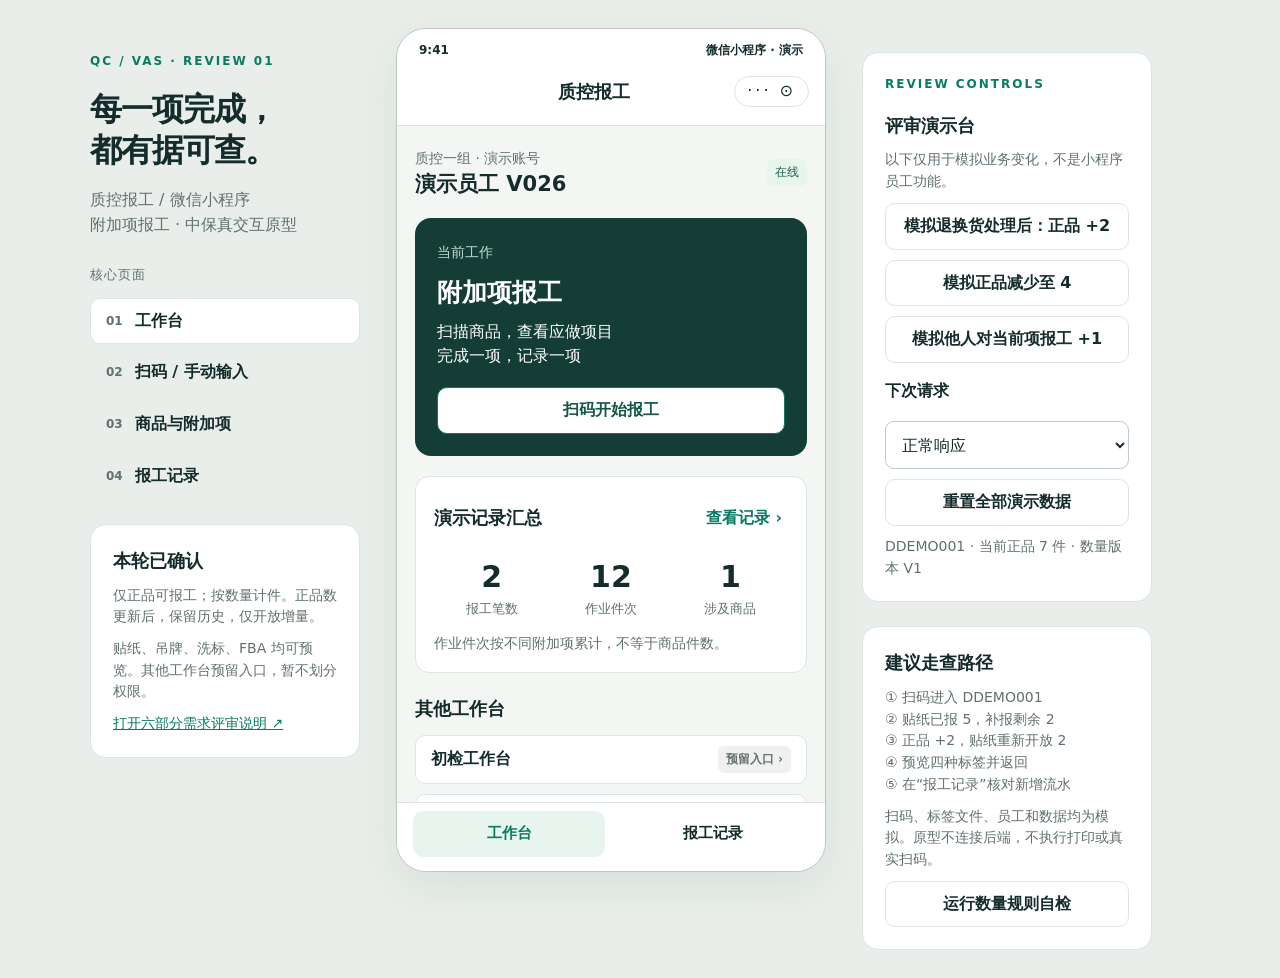
<file: 小程序/index.html>
﻿<!doctype html>
<html lang="zh-CN">
<head>
<meta charset="utf-8"><meta name="viewport" content="width=device-width,initial-scale=1,viewport-fit=cover">
<title>质控报工 · 附加项报工原型</title>
<style>
:root{--ink:#142c2b;--muted:#60706e;--green:#087b62;--pale:#e8f5ef;--line:#dce5e1;--bg:#f4f6f3;--red:#b33232;--amber:#855515}*{box-sizing:border-box}body{margin:0;background:#e9eeea;color:var(--ink);font:16px/1.55 system-ui,"Microsoft YaHei",sans-serif}button,input,select,textarea{font:inherit}button,a,input,select,textarea{touch-action:manipulation}button{cursor:pointer;border:1px solid var(--line);background:#fff;color:var(--ink);border-radius:10px;min-height:46px;padding:10px 15px;font-weight:600}button:hover{border-color:var(--green)}button:disabled{cursor:not-allowed;background:#e9eeeb;color:#75817c;border-color:#e0e6e2}button:focus-visible,a:focus-visible{outline:3px solid #268bce;outline-offset:3px}a{color:var(--green)}h1,h2,h3,p{margin:0}h1{font-size:32px;line-height:1.3;letter-spacing:-1px}h2{font-size:21px;line-height:1.4}h3{font-size:18px}small,.muted{color:var(--muted);font-size:14px}main{display:grid;grid-template-columns:270px 430px 290px;gap:36px;max-width:1100px;margin:28px auto;align-items:start}.sidebar{padding-top:24px}.eyebrow{font-size:12px;font-weight:750;letter-spacing:2px;color:var(--green);margin-bottom:18px}.intro{color:var(--muted);margin:16px 0 28px}.sideTitle{font-size:13px;letter-spacing:1px;margin:26px 0 12px;color:var(--muted)}.pageLink{display:flex;align-items:center;gap:12px;width:100%;text-align:left;background:transparent;border-color:transparent;margin:5px 0}.pageLink span{font-size:12px;color:var(--muted)}.pageLink.active{background:white;border-color:var(--line)}.notes{background:#fff;border:1px solid var(--line);padding:22px;border-radius:16px;margin-top:24px}.notes p{font-size:14px;color:var(--muted);margin-top:10px}.notes button,.notes select{width:100%;margin-top:10px}.phone{height:min(880px,calc(100dvh - 56px));min-height:650px;background:var(--bg);border:1px solid #b9c8bf;border-radius:30px;box-shadow:0 16px 45px #223d2c13;display:flex;flex-direction:column;overflow:hidden;position:relative}.statusbar{padding:12px 22px 4px;background:white;display:flex;justify-content:space-between;font-size:12px;font-weight:650}.topbar{display:flex;align-items:center;justify-content:space-between;background:white;padding:8px 16px 13px;border-bottom:1px solid var(--line);gap:8px}.topbar h2{font-size:18px}.back{border:0;padding:0;min-width:40px;min-height:40px;font-size:22px}.capsule{border:1px solid var(--line);padding:2px 12px;border-radius:20px;letter-spacing:3px;font-size:16px}.scroll{overflow:auto;flex:1;min-height:0;padding:20px 18px 28px;scroll-behavior:smooth}.card{background:#fff;border:1px solid var(--line);border-radius:14px;padding:18px;margin-bottom:14px}.hero{background:#143e35;color:white;padding:22px;border-radius:16px;margin-bottom:20px}.hero .muted{color:#c4ddd3}.hero h2{font-size:25px;margin:10px 0}.primary{background:var(--green);border-color:var(--green);color:white}.hero .primary{background:#fff;color:#145841;margin-top:18px;width:100%}.row{display:flex;align-items:center;justify-content:space-between;gap:10px}.stack{display:grid;gap:10px}.grid{display:grid;grid-template-columns:1fr 1fr;gap:10px}.stats{display:grid;grid-template-columns:repeat(3,1fr);text-align:center;margin:16px 0 4px;gap:4px}.stats strong{display:block;font-size:30px;line-height:1.3}.stats span{font-size:13px;color:var(--muted)}.badge{display:inline-block;font-size:12px;padding:4px 8px;border-radius:6px;background:var(--pale);color:#176345;white-space:nowrap}.badge.warn{color:var(--amber);background:#fff0d7}.badge.gray{background:#eef1ef;color:#66716d}.badge.error{background:#fde8e8;color:var(--red)}.notice{font-size:14px;background:#fff0d7;color:#754c16;border-radius:9px;padding:12px;margin:12px 0;white-space:pre-line}.notice.good{background:var(--pale);color:#175b45}.notice.error{background:#fdeaea;color:var(--red)}.section{margin:22px 0 12px}.task{padding:16px}.task h3{font-size:20px}.task .stats{margin:12px 0}.task .stats strong{font-size:28px}.task .actions{border-top:1px solid #edf0ed;padding-top:12px;margin-top:12px;display:flex;gap:8px}.task .actions button{flex:1}.progress{height:5px;border-radius:4px;background:#edf1ee;overflow:hidden;margin:12px 0}.progress i{display:block;height:100%;background:var(--green)}.footer{padding:12px 18px max(16px,env(safe-area-inset-bottom));background:#fff;border-top:1px solid var(--line);display:flex;gap:10px}.footer button{flex:1;min-height:56px}.tabbar{display:flex;background:white;border-top:1px solid var(--line);padding:8px 16px 14px;gap:12px}.tabbar button{flex:1;border:0;background:transparent;font-size:15px}.tabbar button.active{color:var(--green);background:var(--pale)}label{display:block;margin:16px 0 7px;font-weight:650}input,select,textarea{width:100%;border:1px solid #bccbc3;background:#fff;color:var(--ink);border-radius:9px;padding:12px;min-height:48px}input:focus,textarea:focus,select:focus{outline:2px solid var(--green);outline-offset:1px}.stepper{display:flex;gap:10px;align-items:center}.stepper button{min-width:50px;font-size:24px}.stepper input{text-align:center;font-size:30px;min-width:0;height:64px;font-weight:700}.full{width:100%}.check{display:flex;align-items:start;gap:10px;font-weight:400}.check input{width:22px;height:22px;min-height:22px;flex-shrink:0;margin-top:2px}.empty{text-align:center;padding:34px 10px}.empty h2{margin:12px 0}.empty p{color:var(--muted);margin:12px 0 22px}.bigStatus{font-size:40px;font-weight:700;color:var(--green);line-height:1.2}.record{border-bottom:1px solid var(--line);padding:16px 0}.record:last-child{border:0}.record p{font-size:14px;margin-top:6px;color:var(--muted)}.sample{background:white;border:1px solid #333;padding:20px;text-align:center;margin:20px 0;transform-origin:center;transition:transform .15s;color:#111}.sample h2{color:#111;font-size:26px}.sample p{margin-top:10px;color:#333}.previewArea{overflow:auto;padding:8px;background:#e5e9e5;border-radius:12px;min-height:290px;display:grid;align-items:center}.sample .code{padding:12px;border-top:1px solid #333;border-bottom:1px solid #333;margin:12px 0;font-family:monospace;overflow-wrap:anywhere}.previewLabel{font-size:12px;color:#666;margin:10px 0}.reserved{display:flex;align-items:center;justify-content:space-between;width:100%;margin-top:10px;text-align:left}.toast{position:absolute;bottom:92px;left:18px;right:18px;z-index:8;background:#183e35;color:white;padding:14px 18px;border-radius:12px;box-shadow:0 6px 24px #0002;white-space:pre-line}.overlay{position:absolute;inset:0;background:#102d2855;display:flex;align-items:flex-end;z-index:10}.sheet{background:white;width:100%;padding:24px 22px;border-radius:22px 22px 0 0;max-height:85%;overflow:auto}.sheet p{margin:12px 0;color:var(--muted)}.sheet button{margin-top:10px}.errorText{color:var(--red);font-size:14px;margin-top:12px;white-space:pre-line}.proof{width:100%;max-height:180px;object-fit:contain;border:1px solid var(--line);margin-top:10px;border-radius:8px}.testpanel{font-size:12px;white-space:pre-wrap}.linkButton{color:var(--green);border:0;background:transparent;padding:0 6px}.phoneOnly{display:none}
@media(max-width:1050px){main{grid-template-columns:230px 430px;max-width:700px;gap:24px}.right{grid-column:1/-1;display:grid;grid-template-columns:1fr 1fr;gap:20px}.right .notes{margin:0}.phone{height:850px}}@media(max-width:720px){body{background:var(--bg)}main{display:block;margin:0}.sidebar,.right{display:none}.phone{width:100%;height:100dvh;min-height:0;border:0;border-radius:0;box-shadow:none}.phoneOnly{display:block}.scroll{padding:18px 16px 24px}.statusbar{padding-top:max(9px,env(safe-area-inset-top))}}
</style>
</head>
<body>
<main>
<aside class="sidebar"><div class="eyebrow">QC / VAS · REVIEW 01</div><h1>每一项完成，<br>都有据可查。</h1><p class="intro">质控报工 / 微信小程序<br>附加项报工 · 中保真交互原型</p><div class="sideTitle">核心页面</div><div id="pageNav"></div><div class="notes"><h3>本轮已确认</h3><p>仅正品可报工；按数量计件。正品数更新后，保留历史，仅开放增量。</p><p>贴纸、吊牌、洗标、FBA 均可预览。其他工作台预留入口，暂不划分权限。</p><p><a href="需求评审说明.md" target="_blank">打开六部分需求评审说明 ↗</a></p></div></aside>
<section class="phone" aria-label="微信小程序交互原型"><div class="statusbar"><span>9:41</span><span>微信小程序 · 演示</span></div><header class="topbar"><button class="back" id="back" aria-label="返回">‹</button><h2 id="title">质控报工</h2><span class="capsule" aria-hidden="true">··· ⊙</span></header><div class="scroll" id="screen"></div><div id="bottom"></div><div id="layer"></div><div id="toast" role="status" aria-live="polite"></div></section>
<aside class="right"><div class="notes"><div class="eyebrow">REVIEW CONTROLS</div><h3>评审演示台</h3><p>以下仅用于模拟业务变化，不是小程序员工功能。</p><button id="increase">模拟退换货处理后：正品 +2</button><button id="decrease">模拟正品减少至 4</button><button id="concurrent">模拟他人对当前项报工 +1</button><label for="scenario">下次请求</label><select id="scenario"><option value="normal">正常响应</option><option value="network">提交失败（不写入）</option><option value="preview">预览加载失败</option><option value="missing">预览文件未生成</option></select><button id="reset">重置全部演示数据</button><p id="modelSummary"></p></div><div class="notes"><h3>建议走查路径</h3><p>① 扫码进入 DDEMO001<br>② 贴纸已报 5，补报剩余 2<br>③ 正品 +2，贴纸重新开放 2<br>④ 预览四种标签并返回<br>⑤ 在“报工记录”核对新增流水</p><p>扫码、标签文件、员工和数据均为模拟。原型不连接后端，不执行打印或真实扫码。</p><button id="tests">运行数量规则自检</button><div id="testResult" class="testpanel"></div></div></aside>
</main>
<script>
'use strict';
const $=s=>document.querySelector(s), esc=s=>String(s??'').replace(/[&<>"']/g,c=>({'&':'&amp;','<':'&lt;','>':'&gt;','"':'&quot;',"'":'&#39;'}[c]));
const KEY='qc-vas-prototype-v1';
const TYPES=['贴纸','吊牌','洗标','FBA','剪标','换包装','拍照'];
const PREVIEW=['贴纸','吊牌','洗标','FBA'];
function seed(){return {goods:[{id:'DDEMO001',name:'基础款圆领短袖',spec:'黑色 / L / 单件',order:'DEMO-260910-001',good:7,version:1,previous:7,tasks:TYPES.map((name,i)=>({name,done:[5,0,0,0,7,0,0][i]}))},{id:'DDEMO002',name:'棉质收纳袋',spec:'原色 / M / 单件',order:'DEMO-260910-002',good:5,version:1,previous:5,tasks:[]},{id:'DDEMO003',name:'基础款圆领短袖',spec:'白色 / M / 单件',order:'DEMO-260910-003',good:0,version:1,previous:0,tasks:[{name:'贴纸',done:0}]}],records:[{id:'DEMO-R002',goods:'DDEMO001',task:'剪标',qty:7,person:'演示员工 V026',time:'2026-09-10 09:15:00',good:7,version:1,proof:''},{id:'DEMO-R001',goods:'DDEMO001',task:'贴纸',qty:5,person:'演示员工 V026',time:'2026-09-10 09:10:00',good:7,version:1,proof:''}],events:[],seq:2};}
let db;try{db=JSON.parse(localStorage.getItem(KEY))}catch{}if(!db||!Array.isArray(db.goods)||!Array.isArray(db.records))db=seed();
let page='home',gid='DDEMO001',taskName='贴纸',draft=null,previewBack='goods',previewScroll=0,zoom=1,busy=false,dirty=false,requestMode='normal',filter='',lastRecord=null,previewState='normal',toastTimer,loadingTimer;
const good=()=>db.goods.find(g=>g.id===gid), task=()=>good().tasks.find(t=>t.name===taskName), remaining=(g,t)=>Math.max(0,g.good-t.done);
function save(){try{localStorage.setItem(KEY,JSON.stringify(db))}catch{toast('浏览器未允许本地保存，本次数据仅在当前页面保留。')}}
function toast(msg){clearTimeout(toastTimer);$('#toast').className='toast';$('#toast').textContent=msg;toastTimer=setTimeout(()=>{$('#toast').className='';$('#toast').textContent=''},3200)}
function modal(title,body,buttons){$('#layer').innerHTML=`<div class="overlay"><section class="sheet" role="dialog" aria-modal="true" aria-label="${esc(title)}"><h2>${esc(title)}</h2>${body}<div class="stack">${buttons.map((b,i)=>`<button class="${i===0?'primary':''}" data-modal="${i}">${esc(b.label)}</button>`).join('')}</div></section></div>`;buttons.forEach((b,i)=>$(`[data-modal="${i}"]`).onclick=()=>{$('#layer').innerHTML='';b.run?.()});$('#layer button')?.focus()}
function leave(fn){if(busy)return toast('正在提交，请稍候');if(dirty)modal('放弃本次填写？','<p>尚未提交的数量和凭证将被清除，已成功报工的记录会保留。</p>',[{label:'继续填写',run:()=>{}},{label:'放弃并离开',run:()=>{dirty=false;draft=null;fn()}}]);else fn()}
function go(p){leave(()=>{page=p;render();$('#screen').scrollTop=0})}
function qtyError(g,t,n,person,confirmed,proof){if(!g||!t)return '未找到已配置的附加项，请重新扫码。';if(g.tasks.some(x=>x.done>g.good))return '正品数量减少，累计报工超过当前正品数。请联系负责人核对，暂不能继续报工。';if(!Number.isInteger(n)||n<=0)return '请输入大于 0 的整数。';if(n>remaining(g,t))return `本项最多还能报 ${remaining(g,t)} 件，请修改本次数量。`;if(!person)return '请选择实际处理人。';if(!confirmed)return '请确认实际处理人。';if(t.name==='拍照'&&!proof)return '请上传本次拍照凭证。';return ''}
function meta(){return `<div class="row"><strong>${esc(good().id)}</strong><span class="badge">正品 ${good().good} 件</span></div><p class="muted" style="margin-top:7px">${esc(good().name)} · ${esc(good().spec)}</p>`}
function foot(main,fn,secondary,secondaryFn,disabled=false){$('#bottom').innerHTML=`<div class="footer">${secondary?`<button id="secondary">${secondary}</button>`:''}<button id="main" class="primary" ${disabled?'disabled':''}>${main}</button></div>`;$('#main').onclick=fn;if(secondary)$('#secondary').onclick=secondaryFn}
function tabs(){ $('#bottom').innerHTML=`<nav class="tabbar" aria-label="底部导航"><button id="workTab" class="${page==='home'?'active':''}">工作台</button><button id="recordTab" class="${page==='records'?'active':''}">报工记录</button></nav>`;$('#workTab').onclick=()=>go('home');$('#recordTab').onclick=()=>{filter='';go('records')}}
function render(){clearTimeout(loadingTimer);$('#bottom').innerHTML='';$('#layer').innerHTML='';$('#back').style.visibility=['home','records'].includes(page)?'hidden':'visible';$('#back').onclick=back;const titles={home:'质控报工',scan:'扫描商品',goods:'附加项报工',form:'填写报工',preview:taskName+'预览',success:'报工结果',records:'报工记录',detail:'报工详情',reserved:'工作台入口'};$('#title').textContent=titles[page]||'质控报工';$('#pageNav').innerHTML=[['home','工作台'],['scan','扫码 / 手动输入'],['goods','商品与附加项'],['records','报工记录']].map(([p,n],i)=>`<button class="pageLink ${p===page?'active':''}" data-page="${p}"><span>0${i+1}</span>${n}</button>`).join('');document.querySelectorAll('[data-page]').forEach(b=>b.onclick=()=>go(b.dataset.page));$('#modelSummary').textContent=`${good().id} · 当前正品 ${good().good} 件 · 数量版本 V${good().version}`;({home:homePage,scan:scanPage,goods:goodsPage,form:formPage,preview:previewPage,success:successPage,records:recordsPage,detail:detailPage,reserved:reservedPage}[page]||homePage)();}
function homePage(){const sum=db.records.reduce((n,r)=>n+r.qty,0);$('#screen').innerHTML=`<div class="row" style="margin-bottom:18px"><div><small>质控一组 · 演示账号</small><h2>演示员工 V026</h2></div><span class="badge">在线</span></div><div class="hero"><span class="muted">当前工作</span><h2>附加项报工</h2><p>扫描商品，查看应做项目<br>完成一项，记录一项</p><button class="primary" id="start">扫码开始报工</button></div><div class="card"><div class="row"><h3>演示记录汇总</h3><button class="linkButton" id="history">查看记录 ›</button></div><div class="stats"><div><strong>${db.records.length}</strong><span>报工笔数</span></div><div><strong>${sum}</strong><span>作业件次</span></div><div><strong>${new Set(db.records.map(r=>r.goods)).size}</strong><span>涉及商品</span></div></div><p class="muted" style="margin-top:12px">作业件次按不同附加项累计，不等于商品件数。</p></div><h3 class="section">其他工作台</h3>${['初检','质检','尾检'].map(n=>`<button class="reserved" data-reserved="${n}">${n}工作台 <span class="badge gray">预留入口 ›</span></button>`).join('')}<div class="phoneOnly section"><button class="full" id="mobileReview">打开评审演示工具</button></div>`;$('#start').onclick=()=>go('scan');$('#history').onclick=()=>{filter='';go('records')};document.querySelectorAll('[data-reserved]').forEach(b=>b.onclick=()=>{sessionStorage.setItem('reservedTitle',b.dataset.reserved);go('reserved')});$('#mobileReview')?.addEventListener('click',mobileReview);tabs()}
function mobileReview(){modal('评审演示工具','<p>仅模拟业务数据更新，不是员工操作入口。</p>',[{label:'当前商品正品 +2',run:increase},{label:'模拟下次提交失败',run:()=>{requestMode='network';toast('已设置下次提交失败')}},{label:'重置数据',run:reset},{label:'关闭'}])}
function scanPage(){ $('#screen').innerHTML=`<div class="empty"><div class="badge">扫码优先 · 支持手动输入</div><h2>扫描商品 ID 二维码</h2><p>扫描商品流转单上的商品码或 VAS 码</p><button class="primary full" id="mockScan">模拟扫码</button><small>HTML 演示不调用摄像头</small></div><div class="card"><label for="code" style="margin-top:0">手动输入商品 ID</label><input id="code" placeholder="如 DDEMO001" autocomplete="off" autocapitalize="characters"><div id="scanError" class="errorText" role="alert"></div><button class="full" id="lookup" style="margin-top:14px">查询商品</button></div><small>可测试商品：DDEMO001（有任务）、DDEMO002（无附加项）、DDEMO003（无正品）。支持 VAS/DDEMO001；快递单号不用于本页报工。</small>`;$('#mockScan').onclick=()=>modal('选择模拟扫码结果','<p>选择一个场景，模拟扫描流转单。</p>',[{label:'DDEMO001 · 有待处理附加项',run:()=>lookup('VAS/DDEMO001')},{label:'DDEMO002 · 无附加项',run:()=>lookup('DDEMO002')},{label:'DDEMO003 · 暂无正品',run:()=>lookup('DDEMO003')},{label:'取消扫码',run:()=>toast('已取消扫码')}]);$('#lookup').onclick=()=>lookup($('#code').value);$('#code').onkeydown=e=>{if(e.key==='Enter')lookup(e.target.value)}}
function lookup(raw){let code=raw.trim().toUpperCase().replace(/^VAS\//,'');if(!code)return $('#scanError').textContent='请输入商品 ID。';if(!/^D[A-Z0-9]+$/.test(code))return $('#scanError').textContent='请扫描商品 ID 或 VAS 码，不支持快递单号。';$('#scanError').textContent='正在查询商品…';$('#lookup').disabled=true;loadingTimer=setTimeout(()=>{let found=db.goods.find(g=>g.id===code);if(!found){$('#scanError').textContent='未找到商品，请检查商品 ID 后重新查询。';$('#lookup').disabled=false;return}gid=code;draft=null;dirty=false;page='goods';render();toast('商品已匹配')},400)}
function goodsPage(){let g=good(),complete=g.tasks.filter(t=>t.done===g.good&&g.good>0).length,conflict=g.tasks.some(t=>t.done>g.good);$('#screen').innerHTML=`<div class="card">${meta()}<p class="muted" style="margin-top:7px">订单 ${g.order}</p><div class="stats"><div><strong>${g.good}</strong><span>当前正品</span></div><div><strong>${complete}/${g.tasks.length}</strong><span>数量已报齐</span></div><div><strong>${g.tasks.filter(t=>remaining(g,t)>0).length}</strong><span>待报项目</span></div></div></div>${g.good>g.previous?`<div class="notice good">正品由 ${g.previous} 件更新为 ${g.good} 件。历史报工保留，各项目按剩余数量继续报工。</div>`:''}${conflict?'<div class="notice error">正品数小于累计报工数，请联系负责人核对。历史记录保留，暂时停止报工。</div>':''}${g.good===0?'<div class="notice">暂无可处理正品。请等待质检结果或正品数量更新。</div>':''}<div class="row section"><h3>已配置附加项</h3><button class="linkButton" id="goodsHistory">报工记录 ›</button></div>${g.tasks.length?g.tasks.map(t=>{let r=remaining(g,t),status=t.done>g.good?'数量待核对':g.good===0?'等待正品':r===0?'数量已报齐':t.done?'部分完成':'待处理';return `<article class="card task"><div class="row"><h3>${t.name}</h3><span class="badge ${r?'warn':'gray'}">${status}</span></div><div class="stats"><div><strong>${g.good}</strong><span>应做 / 件</span></div><div><strong>${t.done}</strong><span>累计已报 / 件</span></div><div><strong style="color:var(--green)">${r}</strong><span>剩余 / 件</span></div></div><div class="progress"><i style="width:${g.good?Math.min(100,t.done/g.good*100):0}%"></i></div>${['贴纸','吊牌'].includes(t.name)&&t.done>0?'<small>已报部分待尾检复核</small>':''}<div class="actions">${PREVIEW.includes(t.name)?`<button data-preview="${t.name}">预览${t.name}</button>`:''}<button class="${r&&!conflict?'primary':''}" data-report="${t.name}" ${!r||conflict?'disabled':''}>${r?'去报工':'暂不可报工'}</button></div></article>`}).join(''):'<div class="card empty"><h2>无需附加项</h2><p>该商品未配置附加项，无需报工。</p></div>'}<p class="muted">应做数量按当前正品数计算；每个项目独立累计，已报齐后正品增加仍可继续报增量。</p><div class="phoneOnly section"><button id="mobileReview" class="full">评审：模拟数量更新</button></div>`;document.querySelectorAll('[data-report]').forEach(b=>b.onclick=()=>startReport(b.dataset.report));document.querySelectorAll('[data-preview]').forEach(b=>b.onclick=()=>openPreview(b.dataset.preview,'goods'));$('#goodsHistory').onclick=()=>{filter=g.id;go('records')};$('#mobileReview')?.addEventListener('click',mobileReview);foot('下一商品',()=>go('scan'),'刷新数量',()=>{render();toast('已读取最新正品数与累计报工数')})}
function startReport(name){taskName=name;draft={qty:'',person:'演示员工 V026',confirmed:false,proof:'',fileName:'',version:good().version,done:task().done};dirty=false;page='form';render();$('#screen').scrollTop=0}
function formPage(){if(!draft)return startReport(taskName);let g=good(),t=task();$('#screen').innerHTML=`<div class="card">${meta()}</div><div class="row section"><h2>${t.name}报工</h2>${PREVIEW.includes(t.name)?'<button id="formPreview">查看预览</button>':''}</div><div class="card"><div class="stats" style="margin-top:0"><div><strong>${g.good}</strong><span>当前正品</span></div><div><strong>${t.done}</strong><span>累计已报</span></div><div><strong>${remaining(g,t)}</strong><span>本次最多</span></div></div><label for="quantity">本次完成数量 <span class="muted">（必填，件）</span></label><div class="stepper"><button id="minus" aria-label="减少一件">−</button><input id="quantity" type="number" min="1" step="1" inputmode="numeric" placeholder="0" value="${esc(draft.qty)}"><button id="plus" aria-label="增加一件">+</button></div><button id="fill" class="full" style="margin-top:12px">完成当前剩余 ${remaining(g,t)} 件</button><label for="person">实际处理人 <span class="muted">（必填）</span></label><select id="person"><option value="">请选择实际处理人</option>${['演示员工 V026','演示员工 Q018','演示员工 A102'].map(p=>`<option ${p===draft.person?'selected':''}>${p}</option>`).join('')}</select><label class="check"><input id="confirmPerson" type="checkbox" ${draft.confirmed?'checked':''}><span>确认本次由所选人员实际完成</span></label><label for="proof">${t.name==='拍照'?'拍照凭证（必填）':'作业凭证（选填）'}</label><input id="proof" type="file" accept="image/jpeg,image/png,image/webp"><small>支持 JPG / PNG / WebP，单张不超过 2 MB。演示仅保留一张。</small><div id="proofArea"></div><div id="formError" class="errorText" role="alert"></div></div>${['贴纸','吊牌'].includes(t.name)?'<div class="notice">报工完成后仍需尾检复核，报工成功不代表已放行入库。</div>':''}`;$('#quantity').oninput=e=>{draft.qty=e.target.value;dirty=true;validateLive()};$('#minus').onclick=()=>setQty(Math.max(0,Number(draft.qty||0)-1));$('#plus').onclick=()=>setQty(Number(draft.qty||0)+1);$('#fill').onclick=()=>setQty(remaining(g,t));$('#person').onchange=e=>{draft.person=e.target.value;draft.confirmed=false;$('#confirmPerson').checked=false;dirty=true;validateLive()};$('#confirmPerson').onchange=e=>{draft.confirmed=e.target.checked;dirty=true;validateLive()};$('#proof').onchange=upload;$('#formPreview')?.addEventListener('click',()=>openPreview(taskName,'form'));proofArea();foot('提交报工',submit,'取消',()=>go('goods'));validateLive()}
function setQty(n){draft.qty=String(n);dirty=true;$('#quantity').value=n;validateLive()}
function validateLive(){const error=qtyError(good(),task(),Number(draft.qty),draft.person,draft.confirmed,draft.proof);$('#formError').textContent=error;$('#main').disabled=!!error||busy;return error}
function proofArea(){ $('#proofArea').innerHTML=draft.proof?`<img class="proof" src="${draft.proof}" alt="本次上传的作业凭证"><div class="row"><small>${esc(draft.fileName)}</small><button id="removeProof" class="linkButton">移除</button></div>`:'';$('#removeProof')?.addEventListener('click',()=>{draft.proof='';draft.fileName='';dirty=true;proofArea();validateLive()})}
function upload(e){const f=e.target.files[0];if(!f)return;if(!['image/jpeg','image/png','image/webp'].includes(f.type)||f.size>2*1024*1024){toast('请上传 2 MB 以内的 JPG、PNG 或 WebP 图片。');e.target.value='';return}const d=draft;const reader=new FileReader();reader.onload=()=>{if(draft!==d||page!=='form')return;draft.proof=reader.result;draft.fileName=f.name;dirty=true;proofArea();validateLive()};reader.onerror=()=>toast('图片读取失败，请重试。');reader.readAsDataURL(f)}
function submit(){if(busy||validateLive())return;let g=good(),t=task();if(draft.version!==g.version||draft.done!==t.done){draft.version=g.version;draft.done=t.done;render();$('#formError').textContent='数量已更新，请核对最新剩余数后再次提交。';return}busy=true;document.querySelectorAll('#screen input,#screen select,#screen button').forEach(el=>el.disabled=true);$('#main').disabled=true;$('#main').textContent='正在提交…';const mode=requestMode;requestMode='normal';$('#scenario').value='normal';setTimeout(()=>{busy=false;if(mode==='network'){render();validateLive();$('#main').textContent='重新提交';$('#formError').textContent='提交失败，本次未写入记录。填写内容已保留，请重试。';return}g=good();t=task();let err=qtyError(g,t,Number(draft.qty),draft.person,draft.confirmed,draft.proof);if(err||draft.version!==g.version||draft.done!==t.done){draft.version=g.version;draft.done=t.done;render();$('#formError').textContent=err||'数量已变化，请核对后再次提交。';return}const n=Number(draft.qty);t.done+=n;lastRecord={id:'DEMO-R'+String(++db.seq).padStart(3,'0'),goods:g.id,task:t.name,qty:n,person:draft.person,time:new Date().toLocaleString('sv-SE'),good:g.good,version:g.version,proof:draft.proof};db.records.unshift(lastRecord);dirty=false;draft=null;save();page='success';render()},650)}
function openPreview(name,from){if(busy)return toast('正在提交，请稍候');if(page!=='preview')previewScroll=$('#screen').scrollTop;taskName=name;previewBack=from;zoom=1;previewState='loading';page='preview';render();$('#screen').scrollTop=0;const mode=requestMode;if(['preview','missing'].includes(mode)){requestMode='normal';$('#scenario').value='normal'}loadingTimer=setTimeout(()=>{previewState=mode==='preview'?'error':mode==='missing'?'missing':'normal';render()},350)}
function previewPage(){const g=good();let label={贴纸:['商品贴纸','DEMO-SKU-BLK-L','基础款圆领短袖 · 黑色 L'],吊牌:['商品吊牌','DEMO-TAG-001','款号 DEMO-TEE / 颜色 黑色 / 尺码 L'],洗标:['洗护标签','DEMO-CARE-001','演示成分：100% 棉\n洗护文字仅供版式示意，请以正式文件为准'],FBA:['FBA 标签','DEMO-FBA-001','DEMO PRODUCT / BLACK / L / NEW']}[taskName];$('#screen').innerHTML=`<div class="card">${meta()}</div><div class="row section"><h2>${taskName}预览</h2><span class="badge gray">示例版本 V1</span></div><p class="muted">核对商品、规格与标签内容。预览不会增加已报数量。</p>${previewState==='loading'?'<div class="card empty"><p>正在加载预览…</p></div>':previewState==='error'?'<div class="card empty"><h2>预览加载失败</h2><p>请检查网络后重试。</p><button id="retryPreview">重新加载</button></div>':previewState==='missing'?'<div class="card empty"><h2>预览文件尚未生成</h2><p>请联系负责设计或打印的人员准备文件，稍后刷新查看。</p><button id="retryPreview">刷新预览</button></div>':`<div class="previewArea"><div class="sample" id="sample"><div class="previewLabel">DEMO · 非生产文件</div><h2>${label[0]}</h2><p style="white-space:pre-line">${label[2]}</p><div class="code">${label[1]}</div><p>${g.id}</p><div class="previewLabel">条码图形与打印尺寸在接入真实文件后展示<br>此示意不可扫码，不用于打印</div></div></div><div class="row" style="margin-top:14px"><button id="zoomOut">缩小</button><span id="zoomText">${Math.round(zoom*100)}%</span><button id="zoomIn">放大</button></div><div class="notice">仅展示模拟内容，不代表最终标签设计。实装应加载该商品对应的最新预览文件。</div>`}`;$('#retryPreview')?.addEventListener('click',()=>openPreview(taskName,previewBack));$('#zoomIn')?.addEventListener('click',()=>setZoom(Math.min(2,zoom+.25)));$('#zoomOut')?.addEventListener('click',()=>setZoom(Math.max(.75,zoom-.25)));if($('#sample'))setZoom(zoom);foot('返回'+(previewBack==='form'?'报工':'商品'),back)}
function setZoom(z){zoom=z;$('#sample').style.width=100*z+'%';$('#sample').style.fontSize=16*z+'px';$('#sample').style.padding=20*z+'px';$('#sample h2').style.fontSize=26*z+'px';$('#zoomText').textContent=Math.round(z*100)+'%'}
function successPage(){let r=lastRecord;if(!r){page='goods';return render()}$('#screen').innerHTML=`<div class="empty"><div class="bigStatus">报工成功</div><p>本次记录已保存</p></div><div class="card"><div class="row"><h2>${r.task}</h2><strong style="font-size:34px;color:var(--green)">+${r.qty} 件</strong></div><div class="record"><p>商品 ${r.goods}</p><p>实际处理人 ${r.person}</p><p>提交时间 ${r.time}</p><p>记录号 ${r.id}</p></div><div class="stats"><div><strong>${good().good}</strong><span>当前正品</span></div><div><strong>${task().done}</strong><span>本项累计</span></div><div><strong>${remaining(good(),task())}</strong><span>本项剩余</span></div></div></div>${['贴纸','吊牌'].includes(r.task)?'<div class="notice">已报部分待尾检复核。</div>':''}<button class="full" id="successRecord">查看本次记录</button>`;$('#successRecord').onclick=()=>{page='detail';render()};foot('继续当前商品',()=>go('goods'),'下一商品',()=>go('scan'))}
function recordsPage(){let rs=db.records.filter(r=>!filter||r.goods===filter);$('#screen').innerHTML=`<h2>报工记录</h2><p class="muted" style="margin:6px 0 16px">按提交时间倒序 · 所有演示人员</p><select id="recordFilter" aria-label="按商品筛选"><option value="">全部商品</option>${db.goods.map(g=>`<option ${filter===g.id?'selected':''} value="${g.id}">${g.id}</option>`).join('')}</select><div class="section"><span class="badge">${rs.length} 笔记录 / ${rs.reduce((n,r)=>n+r.qty,0)} 作业件次</span></div><div class="card">${rs.length?rs.map(r=>`<div class="record"><div class="row"><strong>${r.task}</strong><strong>+${r.qty} 件</strong></div><p>${r.goods} · ${r.person}</p><p>${r.time}</p><button class="linkButton" data-record="${r.id}" style="margin-top:4px">查看详情 ›</button></div>`).join(''):'<div class="empty"><h2>暂无报工记录</h2><p>完成报工后，会在这里留下记录。</p><button id="emptyStart">开始报工</button></div>'}</div>`;$('#recordFilter').onchange=e=>{filter=e.target.value;render()};document.querySelectorAll('[data-record]').forEach(b=>b.onclick=()=>{lastRecord=db.records.find(r=>r.id===b.dataset.record);gid=lastRecord.goods;page='detail';render()});$('#emptyStart')?.addEventListener('click',()=>go('scan'));tabs()}
function detailPage(){const r=lastRecord;if(!r){page='records';return render()}$('#screen').innerHTML=`<div class="card"><span class="badge">已成功报工</span><h2 style="margin:16px 0">${r.task} · ${r.qty} 件</h2>${[['记录号',r.id],['商品 ID',r.goods],['实际处理人',r.person],['提交时间',r.time],['提交时正品数',r.good+' 件'],['记录类型','本次新增报工']].map(([k,v])=>`<div class="record"><small>${k}</small><p style="color:var(--ink)">${esc(v)}</p></div>`).join('')}${r.proof?`<h3 class="section">作业凭证</h3><img class="proof" src="${r.proof}" alt="报工凭证">`:'<p class="muted" style="margin-top:18px">本次未附凭证</p>'}</div><div class="notice good">正品数量后续更新不会覆盖这笔历史记录。</div>`;foot('返回记录列表',()=>{filter=r.goods;go('records')})}
function reservedPage(){let n=sessionStorage.getItem('reservedTitle')||'其他';$('#screen').innerHTML=`<div class="empty"><span class="badge gray">首版预留</span><h2>${esc(n)}工作台</h2><p>本版聚焦附加项报工。${esc(n)}工作台暂未实现操作流程。</p><p>此入口不代表权限不足。</p></div>`;foot('返回工作台',()=>go('home'))}
function back(){if(page==='preview'){page=previewBack;render();$('#screen').scrollTop=previewScroll;return}go(({scan:'home',goods:'scan',form:'goods',success:'goods',detail:'records',reserved:'home'})[page]||'home')}
function changeGood(next){if(busy)return toast('请等待当前提交结束后更新数量');let g=good();g.previous=g.good;g.good=next;g.version++;db.events.push({goods:g.id,from:g.previous,to:next,version:g.version,time:new Date().toISOString()});save();if(page==='form'){const n=draft.qty;render();$('#formError').textContent=`正品已更新为 ${next} 件，请核对数量后提交。本次填写 ${n||0} 件已保留。`}else render();toast(`模拟上游更新：正品 ${g.previous} → ${g.good} 件`)}
function increase(){changeGood(good().good+2)}
function reset(){leave(()=>modal('重置演示数据？','<p>仅清除本原型的报工记录和模拟数量，恢复初始场景。</p>',[{label:'确认重置',run:()=>{db=seed();gid='DDEMO001';draft=null;dirty=false;filter='';lastRecord=null;requestMode='normal';$('#scenario').value='normal';page='home';save();render();toast('演示数据已重置')}},{label:'取消'}]))}
$('#increase').onclick=increase;$('#decrease').onclick=()=>changeGood(4);$('#concurrent').onclick=()=>{let t=task();if(!t)return toast('请先选择有附加项的商品');if(!remaining(good(),t))return toast('当前项目已无剩余数量');t.done++;db.records.unshift({id:'DEMO-R'+String(++db.seq).padStart(3,'0'),goods:gid,task:t.name,qty:1,person:'演示员工 Q018',time:new Date().toLocaleString('sv-SE'),good:good().good,version:good().version,proof:''});save();toast('已模拟他人报工。当前表单提交时将检查最新数量。');if(page!=='form')render()};$('#reset').onclick=reset;$('#scenario').onchange=e=>{requestMode=e.target.value};$('#tests').onclick=()=>{$('#testResult').textContent=runTests().join('\n')};
function runTests(){const results=[],g={good:7,tasks:[{name:'贴纸',done:5}]},t=g.tasks[0],check=(n,b)=>results.push((b?'通过':'失败')+' · '+n);check('正品7，已报5，剩余2',remaining(g,t)===2);check('允许补报2',!qtyError(g,t,2,'V026',true,''));check('拦截补报3',!!qtyError(g,t,3,'V026',true,''));t.done=7;check('报齐后不可重复提交',!!qtyError(g,t,1,'V026',true,''));g.good=9;check('正品+2后，仅开放2',remaining(g,t)===2&&!qtyError(g,t,2,'V026',true,''));check('零、负数、小数、NaN均拦截',[0,-1,.5,NaN].every(n=>!!qtyError(g,t,n,'V026',true,'')));check('未确认人员不可提交',!!qtyError(g,t,1,'V026',false,''));g.good=4;check('正品减少冲突阻断',!!qtyError(g,t,1,'V026',true,''));const p={good:7,tasks:[{name:'拍照',done:0}]};check('拍照凭证必填',!!qtyError(p,p.tasks[0],1,'V026',true,''));check('有凭证允许拍照报工',!qtyError(p,p.tasks[0],1,'V026',true,'demo'));return results}
window.addEventListener('beforeunload',e=>{if(dirty||busy){e.preventDefault();e.returnValue=''}});render();
</script>
</body>
</html>
</file>
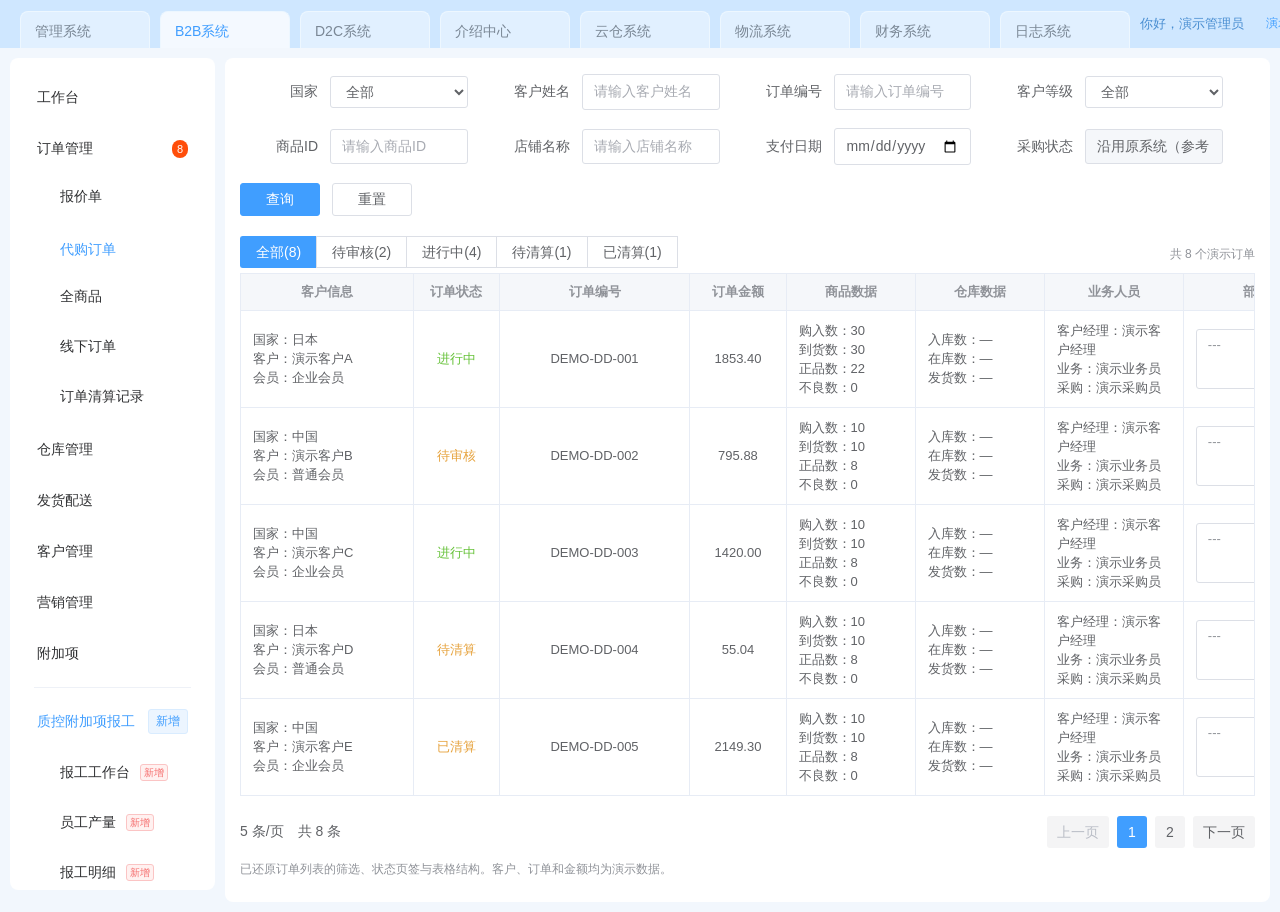
<file: PC端后台/pc-prototype/index.html>
<!doctype html>
<html lang="zh-CN">
<head>
  <meta charset="UTF-8">
  <meta name="viewport" content="width=device-width,initial-scale=1">
  <title>质控报工 · PC后台交互原型</title>
  <link rel="stylesheet" href="styles.css">
</head>
<body>
  <div id="app"></div>
  <div id="drawerRoot"></div>
  <div id="dialogRoot"></div>
  <div id="toast" role="status" aria-live="polite"></div>
  <script src="model.js"></script>
  <script src="app.js"></script>
</body>
</html>
</file>
<file: PC端后台/pc-prototype/styles.css>
:root{--blue:#409eff;--blue-soft:#ecf5ff;--line:#e7ecf5;--text:#606266;--dark:#303133;--muted:#909399;--green:#67c23a;--red:#f56c6c;--orange:#e6a23c}
*{box-sizing:border-box}body{margin:0;font:14px/1.55 "Microsoft YaHei","PingFang SC",Arial,sans-serif;color:var(--text);background:#f2f7fd}button,input,select,textarea{font:inherit}button{cursor:pointer;background:white;border:1px solid #dcdfe6;border-radius:3px;padding:6px 14px;color:var(--text);min-height:32px;line-height:1.3}button:hover{color:var(--blue);border-color:#b3d8ff;background:#ecf5ff}button:disabled{cursor:not-allowed;color:#b9bdc6;border-color:#ebeef5;background:#f5f7fa}button.primary{color:white;background:var(--blue);border-color:var(--blue)}button.primary:hover{background:#66b1ff}button.primary:disabled{background:#a0cfff;border-color:#a0cfff;color:white}.link{border:0;background:transparent;padding:3px 6px;color:var(--blue);min-height:28px}.link:hover{background:transparent;color:#1681eb}.outline{border-color:#b3d8ff;color:var(--blue)}.small{font-size:12px;padding:3px 9px;min-height:25px}.orange{color:var(--orange)}.success{color:var(--green)}.danger{color:var(--red)}.muted{color:var(--muted)}.tiny{font-size:12px}a{color:var(--blue);text-decoration:none}h1,h2,h3,p{margin:0}h1{font-size:20px;color:var(--dark);font-weight:500}h2{font-size:17px;color:var(--dark);font-weight:500}h3{font-size:15px;color:var(--dark);font-weight:600}input,select,textarea{border:1px solid #dcdfe6;border-radius:3px;background:white;color:var(--text);padding:6px 11px;min-height:32px;max-width:100%}input::placeholder,textarea::placeholder{color:#a8abb2}input:focus,select:focus,textarea:focus{outline:0;border-color:var(--blue)}button:focus-visible,a:focus-visible{outline:2px solid var(--blue);outline-offset:2px}input[type=checkbox],input[type=radio]{accent-color:var(--blue);min-height:16px;width:16px;height:16px;padding:0;vertical-align:middle}textarea{resize:vertical}input[readonly]{background:#f5f7fa}.top{height:48px;background:#cfe7ff;display:flex;align-items:flex-end;gap:10px;padding:0 20px;position:fixed;inset:0 0 auto;z-index:5}.system{padding:9px 18px;height:37px;border:1px solid #edf7ff;border-bottom:0;border-radius:8px 8px 0 0;background:#e1f0ff;white-space:nowrap}.system.selected{background:#f4f9ff;color:var(--blue)}.system.inactive{color:#7a8795}.account{margin-left:auto;align-self:center;font-size:13px;color:#488dd1;white-space:nowrap}.sidebar{position:fixed;top:58px;left:10px;bottom:10px;width:205px;background:#fff;border-radius:8px;padding:14px 12px;overflow:auto}.menu-head{display:flex;align-items:center;gap:12px;padding:13px 15px;color:#303133}.menu-head span:last-child{margin-left:auto}.menu-item{display:block;width:100%;text-align:left;padding:12px 20px 12px 38px;border:0;border-radius:0;color:#303133;background:#fff}.menu-item.active{color:var(--blue);background:#ecf5ff;border-right:3px solid var(--blue)}.menu-item.dim{color:#9299a5;cursor:default}.counter{background:#ff4e0a;color:white;border-radius:12px;padding:0 5px;font-size:11px;line-height:18px;float:right}.menu-divider{height:1px;background:#eef1f7;margin:8px 12px}.menu-symbol{font-size:17px;font-family:Arial;font-weight:400}.workspace{margin:58px 10px 10px 225px;background:white;border-radius:8px;min-height:calc(100vh - 68px);padding:20px 15px 60px}.breadcrumb{display:flex;justify-content:space-between;align-items:center;margin-bottom:18px;font-size:13px}.breadcrumb b{color:#303133;font-weight:400}.row{display:flex;gap:12px;align-items:center}.between{justify-content:space-between}.wrap{flex-wrap:wrap}.spacer{flex:1}.panel{border:1px solid var(--line);background:white;padding:18px;margin-bottom:16px}.panel-title{border-bottom:1px solid var(--line);margin:-18px -18px 16px;padding:12px 18px;display:flex;align-items:center;justify-content:space-between}.filters{display:grid;grid-template-columns:repeat(4,minmax(180px,1fr));gap:16px 28px;margin:0 16px 20px}.field{display:flex;align-items:center;gap:12px;min-width:0}.field label{width:74px;flex-shrink:0;text-align:right;white-space:nowrap}.field input,.field select{width:100%;min-width:0}.search-actions{margin:10px 0 20px;display:flex;gap:12px}.table-wrap{overflow:auto;border:1px solid var(--line)}table{border-collapse:collapse;width:100%;font-size:13px}th{background:#f5f7fa;font-weight:600;color:#909399;white-space:nowrap}td,th{padding:12px;border-bottom:1px solid var(--line);border-right:1px solid var(--line);text-align:left;vertical-align:middle}tr:last-child td{border-bottom:0}td:last-child,th:last-child{border-right:0}tbody tr:hover{background:#f7fbff}td.num,th.num{text-align:right;font-variant-numeric:tabular-nums}td.center,th.center{text-align:center}.dense td{padding:10px 12px}.order-table{min-width:1140px}.order-table td{height:100px}.order-table td p{line-height:1.6}.status-tabs{display:flex;margin-bottom:6px;gap:0}.status-tabs button{border-radius:0;border-right:0}.status-tabs button:last-child{border-right:1px solid #dcdfe6}.status-tabs button.active{background:var(--blue);color:white;border-color:var(--blue)}.pagefoot{display:flex;align-items:center;justify-content:space-between;padding:18px 0 0;gap:15px}.pagination{display:flex;align-items:center;gap:8px}.pagination button{min-width:30px;padding:4px 9px;background:#f4f4f5;border-color:transparent}.pagination button.active{background:var(--blue);color:white}.tag{font-size:12px;display:inline-block;padding:2px 7px;border:1px solid #d9ecff;border-radius:3px;color:var(--blue);background:#ecf5ff;white-space:nowrap}.tag.green{background:#f0f9eb;color:#67c23a;border-color:#e1f3d8}.tag.yellow{background:#fdf6ec;color:#b77a1d;border-color:#faecd8}.tag.gray{background:#f4f4f5;color:#909399;border-color:#e9e9eb}.tag.red{background:#fef0f0;color:#f56c6c;border-color:#fde2e2}.summary{display:grid;grid-template-columns:repeat(4,1fr);gap:16px;margin:18px 0}.metric{padding:16px 20px;border:1px solid var(--line);border-left:3px solid #a0cfff}.metric strong{display:block;font-size:28px;color:#303133;line-height:1.5;font-weight:500}.metric small{font-size:13px;color:#909399}.notice{padding:10px 15px;border:1px solid #d9ecff;background:#ecf5ff;color:#5d82a8;line-height:1.7;margin:12px 0;border-radius:3px;font-size:13px}.notice.warn{background:#fdf6ec;border-color:#faecd8;color:#a97528}.notice.good{background:#f0f9eb;border-color:#e1f3d8;color:#529b2e}.notice.error{background:#fef0f0;border-color:#fde2e2;color:#d65b5b}.empty{text-align:center;color:#909399;padding:58px 20px}.empty h2{margin:8px 0 12px}.empty p{margin:10px 0 20px}.scan{display:flex;align-items:center;gap:12px;padding:18px;background:#f8fbff;border:1px solid var(--line);margin-bottom:16px}.scan input{width:330px;height:38px}.scan button{height:38px}.product{display:flex;gap:16px;align-items:center}.thumb{width:60px;height:62px;position:relative;overflow:hidden;background:white;flex-shrink:0}.thumb img{position:absolute;max-width:none;width:1920px;height:989px;left:-293px;top:-461px}.product-info{flex:1;min-width:0}.product-info strong{color:#303133;font-weight:500}.product-info p{font-size:12px;margin-top:5px}.product-strip{padding:15px;border:1px solid #dcdfe6;background:#f8fafc;margin-bottom:16px;display:flex;gap:20px;align-items:center}.product-counts{display:flex;gap:28px;align-items:center;white-space:nowrap}.product-counts strong{font-size:26px;font-weight:500;color:#303133;display:block}.product-counts .blue{color:var(--blue)}.product-counts small{font-size:12px}.tabs{display:flex;border-bottom:1px solid #e4e7ed;margin-bottom:18px;gap:28px}.tabs button{border:0;border-bottom:2px solid transparent;border-radius:0;padding:10px 0;background:white;color:#606266}.tabs button.active{color:var(--blue);border-color:var(--blue)}.work-layout{display:grid;grid-template-columns:minmax(420px,1.15fr) minmax(330px,1fr);gap:22px;align-items:start}.task-table td{padding:12px 10px;height:57px}.task-table tr.selected{background:#ecf5ff}.task-table tbody tr{cursor:pointer}.task-table .name{color:#303133;white-space:nowrap}.task-table .qty{color:var(--blue);font-size:17px;font-weight:600}.workform{border:1px solid var(--line);padding:20px;position:sticky;top:65px}.workform h2{margin-bottom:6px}.number-summary{display:flex;background:#f5f7fa;padding:12px;margin:16px 0;justify-content:space-around;text-align:center}.number-summary strong{display:block;font-size:24px;font-weight:500;color:#303133}.number-summary span{font-size:12px;color:#909399}.form-label{display:block;color:#606266;margin:18px 0 9px}.required{color:var(--red);margin-right:5px}.quantity{display:flex;gap:10px;align-items:center}.quantity button{height:40px;width:40px;font-size:20px}.quantity input{height:40px;text-align:center;font-size:22px;width:120px}.form-control{width:100%}.checkbox{display:flex;gap:8px;align-items:center;margin-top:12px;font-size:13px}.form-error{font-size:13px;color:var(--red);line-height:1.6;min-height:23px;margin-top:10px}.form-actions{display:flex;justify-content:flex-end;gap:10px;margin-top:15px;border-top:1px solid var(--line);padding-top:16px}.workform .form-actions .primary{min-width:150px;height:38px}.proof-img{display:block;max-height:120px;max-width:100%;margin-top:8px}.drawer-shade{position:fixed;inset:0;background:#0006;z-index:20}.drawer{position:absolute;right:0;top:0;bottom:0;width:min(1280px,calc(100vw - 120px));background:white;box-shadow:-8px 0 22px #0001;display:flex;flex-direction:column}.drawer-head{display:flex;align-items:center;justify-content:space-between;padding:16px 22px;border-bottom:1px solid var(--line);flex-shrink:0}.close{border:0;font-size:22px;padding:0 8px;min-width:32px;background:transparent;color:#909399}.drawer-body{padding:18px 22px;overflow:auto;flex:1;min-height:0}.drawer-footer{padding:12px 22px;background:#f5f7fa;border-top:1px solid var(--line);display:flex;justify-content:space-between;align-items:center}.drawer .workform{position:static}.dialog-shade{position:fixed;inset:0;background:#0006;z-index:30;display:flex;align-items:center;justify-content:center;padding:24px}.dialog{background:white;border-radius:4px;width:610px;max-width:96vw;max-height:90vh;display:flex;flex-direction:column;box-shadow:0 12px 35px #0003}.dialog.wide{width:850px}.dialog-head{padding:16px 20px;border-bottom:1px solid var(--line);display:flex;align-items:center;justify-content:space-between}.dialog-body{padding:20px;overflow:auto}.dialog-foot{padding:14px 20px;display:flex;justify-content:flex-end;gap:10px;background:#fafbfd;border-top:1px solid var(--line)}#toast{position:fixed;top:66px;left:50%;transform:translateX(-50%);z-index:50;pointer-events:none;max-width:650px}#toast.visible{padding:11px 20px;background:#f0f9eb;border:1px solid #d7eccb;color:#529b2e;box-shadow:0 4px 14px #0001;border-radius:4px}.preview-canvas{padding:30px;background:#f0f2f5;overflow:auto;text-align:center;min-height:260px}.label-sheet{width:330px;padding:25px;background:white;color:#202020;box-shadow:0 2px 5px #0002;margin:auto;transform-origin:top center}.label-sheet h2{color:#111;font-size:23px}.label-sheet p{margin-top:12px}.label-sheet .label-code{font-family:monospace;letter-spacing:1px;border-top:1px solid #111;border-bottom:1px solid #111;margin:18px 0;padding:12px 0;overflow-wrap:anywhere}.label-sheet small{font-size:11px;color:#777}.detail-grid{display:grid;grid-template-columns:130px 1fr;gap:0}.detail-grid>div{padding:12px;border-bottom:1px solid var(--line)}.detail-grid>div:nth-child(odd){background:#f8fafc;color:#909399}.order-summary{display:flex;border:1px solid var(--line);margin-bottom:18px}.order-state{display:flex;align-items:center;justify-content:center;min-width:140px;color:var(--green);font-size:18px;border-right:1px solid var(--line)}.order-summary-body{padding:14px 20px;flex:1;min-width:0}.order-summary table{margin-top:12px}.order-summary td,.order-summary th{text-align:center;padding:7px}.shop{background:#ecf5ff;padding:10px 15px;display:flex;align-items:center;gap:15px;margin-top:10px;color:#536d85}.goods-table{min-width:1150px}.goods-table td{height:128px;vertical-align:top}.goods-table .product{align-items:start}.goods-table .product-info{width:165px}.goods-table td p{margin:5px 0}.goods-table th{text-align:center}.mini-status{display:inline-block;border-radius:12px;background:#f0f9eb;color:#67c23a;padding:1px 7px;font-size:12px}.settlement-footer{padding:15px;background:#fafbfd;display:flex;gap:16px;align-items:center}.settlement-footer .box{padding:8px 15px;background:#f0f1f3;font-size:12px;text-align:center}.config-summary{display:grid;grid-template-columns:repeat(6,1fr);gap:12px;padding:14px;background:#f8fafc;border:1px solid var(--line);margin-bottom:14px}.config-title{background:#fff;padding:12px 0;font-weight:600}.bottom-note{margin-top:18px;font-size:12px;color:#909399}.help-tools{display:flex;gap:8px;flex-wrap:wrap;margin-top:12px}.filter-note{margin-bottom:12px}.highlight{color:var(--blue);font-weight:600}.source-badge{display:inline-block;font-size:12px;padding:1px 7px;border-radius:3px;background:#f4f4f5;color:#909399}.source-badge.mini{color:#67a03d;background:#eff8e8}.review-hint{border-top:1px solid #edf0f5;margin-top:16px;padding-top:12px;font-size:12px;color:#a0a4aa}.avatar-initial{width:30px;height:30px;background:#ecf5ff;color:#409eff;display:inline-flex;align-items:center;justify-content:center;border-radius:50%;margin-right:8px}.no-wrap{white-space:nowrap}
/* 评审标记：与业务状态分开，标识本期新增入口。 */
.feature-new{position:relative;overflow:visible}
.new-feature-badge{display:inline-block;color:#f56c6c;background:#fff1f0;border:1px solid #fbc4c4;border-radius:3px;font-size:10px;font-weight:400;line-height:15px;padding:0 3px;white-space:nowrap;pointer-events:none}
button.feature-new:not(.menu-item)>.new-feature-badge{position:absolute;right:-4px;top:-12px;z-index:2}
.menu-item>.new-feature-badge{margin-left:10px;vertical-align:middle}
.order-actions .feature-new,.goods-action-stack .feature-new.reporting-entry{margin-top:12px}
.field:has([data-filter="df"][data-key="status"]) label{position:relative}
.field:has([data-filter="df"][data-key="status"]) label::after{content:'新增';position:absolute;right:0;top:-17px;color:#f56c6c;background:#fff1f0;border:1px solid #fbc4c4;border-radius:3px;font-size:10px;line-height:15px;padding:0 3px}
/* 详情页：注意事项列查看记录，最右操作列进行附加项报工。 */
.goods-table{min-width:1500px}.goods-table .goods-notice,.goods-table .goods-operations{width:108px;min-width:108px;padding:8px 10px}.goods-action-stack{display:flex;flex-direction:column;align-items:stretch;gap:6px}.goods-action-stack .small{height:24px;min-height:24px;padding:2px 5px;white-space:nowrap;font-size:12px}.goods-action-stack .operation-spacer{height:24px}.goods-action-stack .reporting-entry{margin-top:4px;border-color:#a0cfff}.goods-action-stack .outline:disabled{color:#a0cfff;background:#fff;border-color:#d9ecff}
/* 数量快捷填入使用内容宽度，避免继承加减按钮的 40px 宽度。 */
.quantity{flex-wrap:wrap;row-gap:8px}
.quantity>button,.quantity>input{flex-shrink:0}
.quantity>button[data-action="fill"]{width:auto;height:40px;max-width:100%;padding:6px 8px;font-size:14px;line-height:20px;white-space:nowrap;display:inline-flex;align-items:center;justify-content:center}
/* 代购订单列表页1.png：列表布局与操作列的补充视觉基准。 */
.top .system{min-width:130px;padding:9px 14px}.sidebar .menu-item.active{background:#fff;border-right:0}.sidebar .menu-item.dim{color:#303133}.sidebar .menu-item{min-height:50px}.sidebar .menu-head{min-height:51px}
.workspace.orders-workspace{padding:16px 15px 24px}.orders-workspace>.breadcrumb{display:none}.orders-workspace .filters{margin:0 32px 18px 16px;gap:18px 40px}.orders-workspace .field label{width:62px}.orders-workspace .search-actions{margin:18px 0 20px}.orders-workspace .search-actions button{min-width:80px}.orders-workspace .status-tabs{margin-bottom:5px}.orders-workspace .status-tabs button{padding:6px 15px}.orders-workspace .status-tabs button:first-child{border-radius:3px 0 0 3px}.orders-workspace .table-wrap{max-height:calc(100vh - 335px);min-height:260px}.orders-workspace .order-table{min-width:1420px;table-layout:fixed}.order-table th{text-align:center;padding:8px 10px;height:36px}.order-table td{height:93px;padding:10px 12px}.order-table td p{line-height:19px}.order-table th:nth-child(1){width:12%}.order-table th:nth-child(2){width:6%}.order-table th:nth-child(3){width:13.3%}.order-table th:nth-child(4){width:6.7%}.order-table th:nth-child(5){width:9%}.order-table th:nth-child(6){width:9%}.order-table th:nth-child(7){width:9.7%}.order-table th:nth-child(8){width:12%}.order-table th:nth-child(9){width:9%}.order-table th:nth-child(10){width:12.3%}.order-table td:nth-child(3),.order-table td:nth-child(4),.order-table td:nth-child(9){text-align:center}.orders-workspace .order-table th{position:sticky;top:0;z-index:1}.order-note{min-height:60px;padding:5px 11px;border:1px solid #dcdfe6;border-radius:3px;color:#909399;background:white;overflow-wrap:anywhere}.order-actions{display:grid;grid-template-columns:1fr 1fr;gap:8px;min-width:172px}.order-actions .small{width:100%;min-height:24px;height:24px;padding:2px 6px;white-space:nowrap;border-color:#a0cfff}.order-actions button:disabled{color:#a0cfff;border-color:#d9ecff;background:#fff}.orders-workspace .pagefoot{padding-top:20px}.orders-workspace .bottom-note{margin-top:12px}
body:has(.drawer-shade),body:has(.dialog-shade){overflow:hidden}.drawer-body,.dialog-body{overscroll-behavior:contain}
@media(min-width:1600px){.workspace{padding:20px 25px 60px}.work-layout{grid-template-columns:minmax(530px,1.3fr) minmax(380px,1fr)}.drawer .work-layout{grid-template-columns:minmax(450px,1.15fr) minmax(350px,1fr)}}
@media(max-width:1250px){.system{padding:9px 10px;font-size:12px}.top{gap:5px;padding:0 10px}.sidebar{width:180px}.workspace{margin-left:200px}.filters{grid-template-columns:repeat(3,minmax(150px,1fr));gap:14px}.work-layout{grid-template-columns:1fr}.workform{position:static}.product-counts{gap:15px}.drawer{width:calc(100vw - 50px)}}
@media(max-width:850px){.sidebar{width:150px;padding:10px 4px}.workspace{margin-left:170px}.menu-item{padding-left:25px}.filters{grid-template-columns:1fr 1fr}.top .system.inactive{display:none}.summary{grid-template-columns:1fr 1fr}.product-strip{align-items:start;flex-wrap:wrap}.drawer{width:100vw}.drawer-body{padding:14px}.scan{flex-wrap:wrap}.scan input{width:100%}.config-summary{grid-template-columns:repeat(3,1fr)}}
.source-badge.pda{color:#8a5b00;background:#fff4d8}
.record-actions{display:flex;gap:6px;align-items:center;white-space:nowrap}
.record-actions .danger{color:#f56c6c}
.records-table{min-width:980px}
.metric strong{overflow-wrap:anywhere;font-size:22px}
</file>
